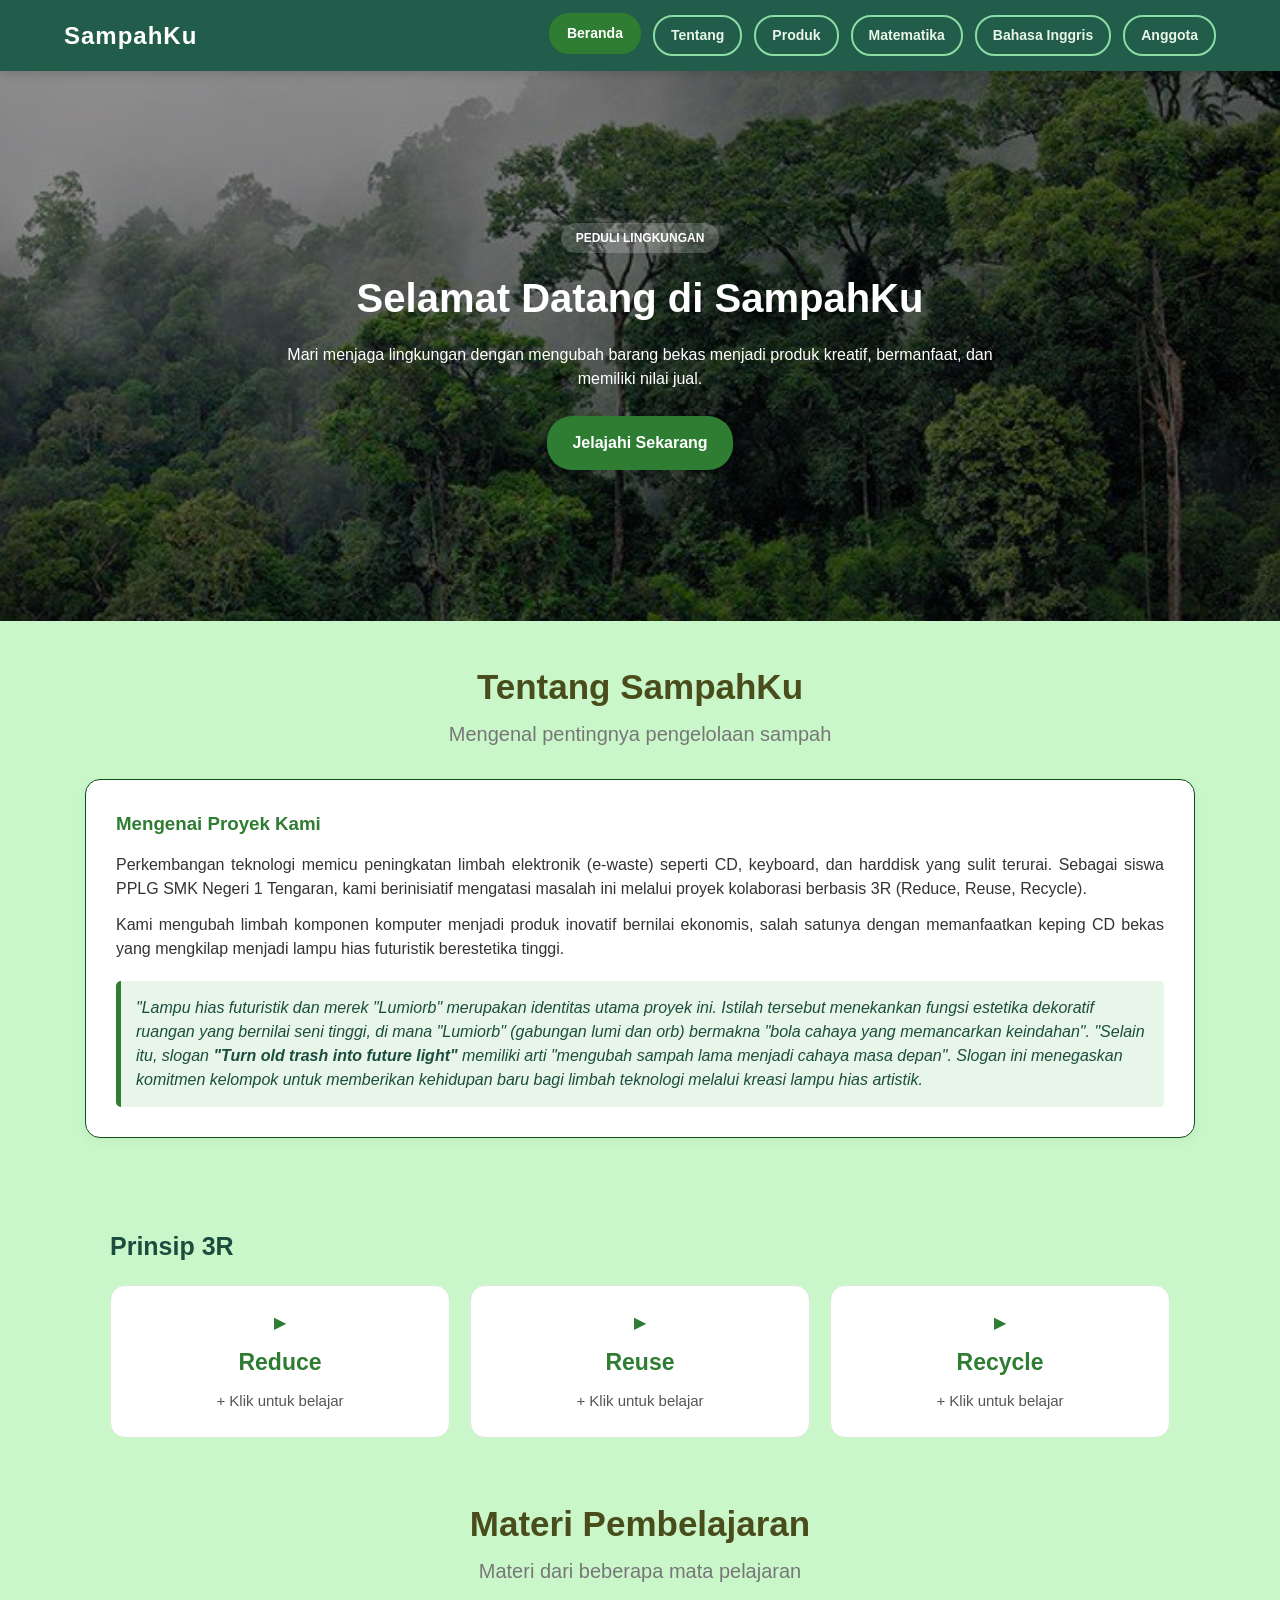
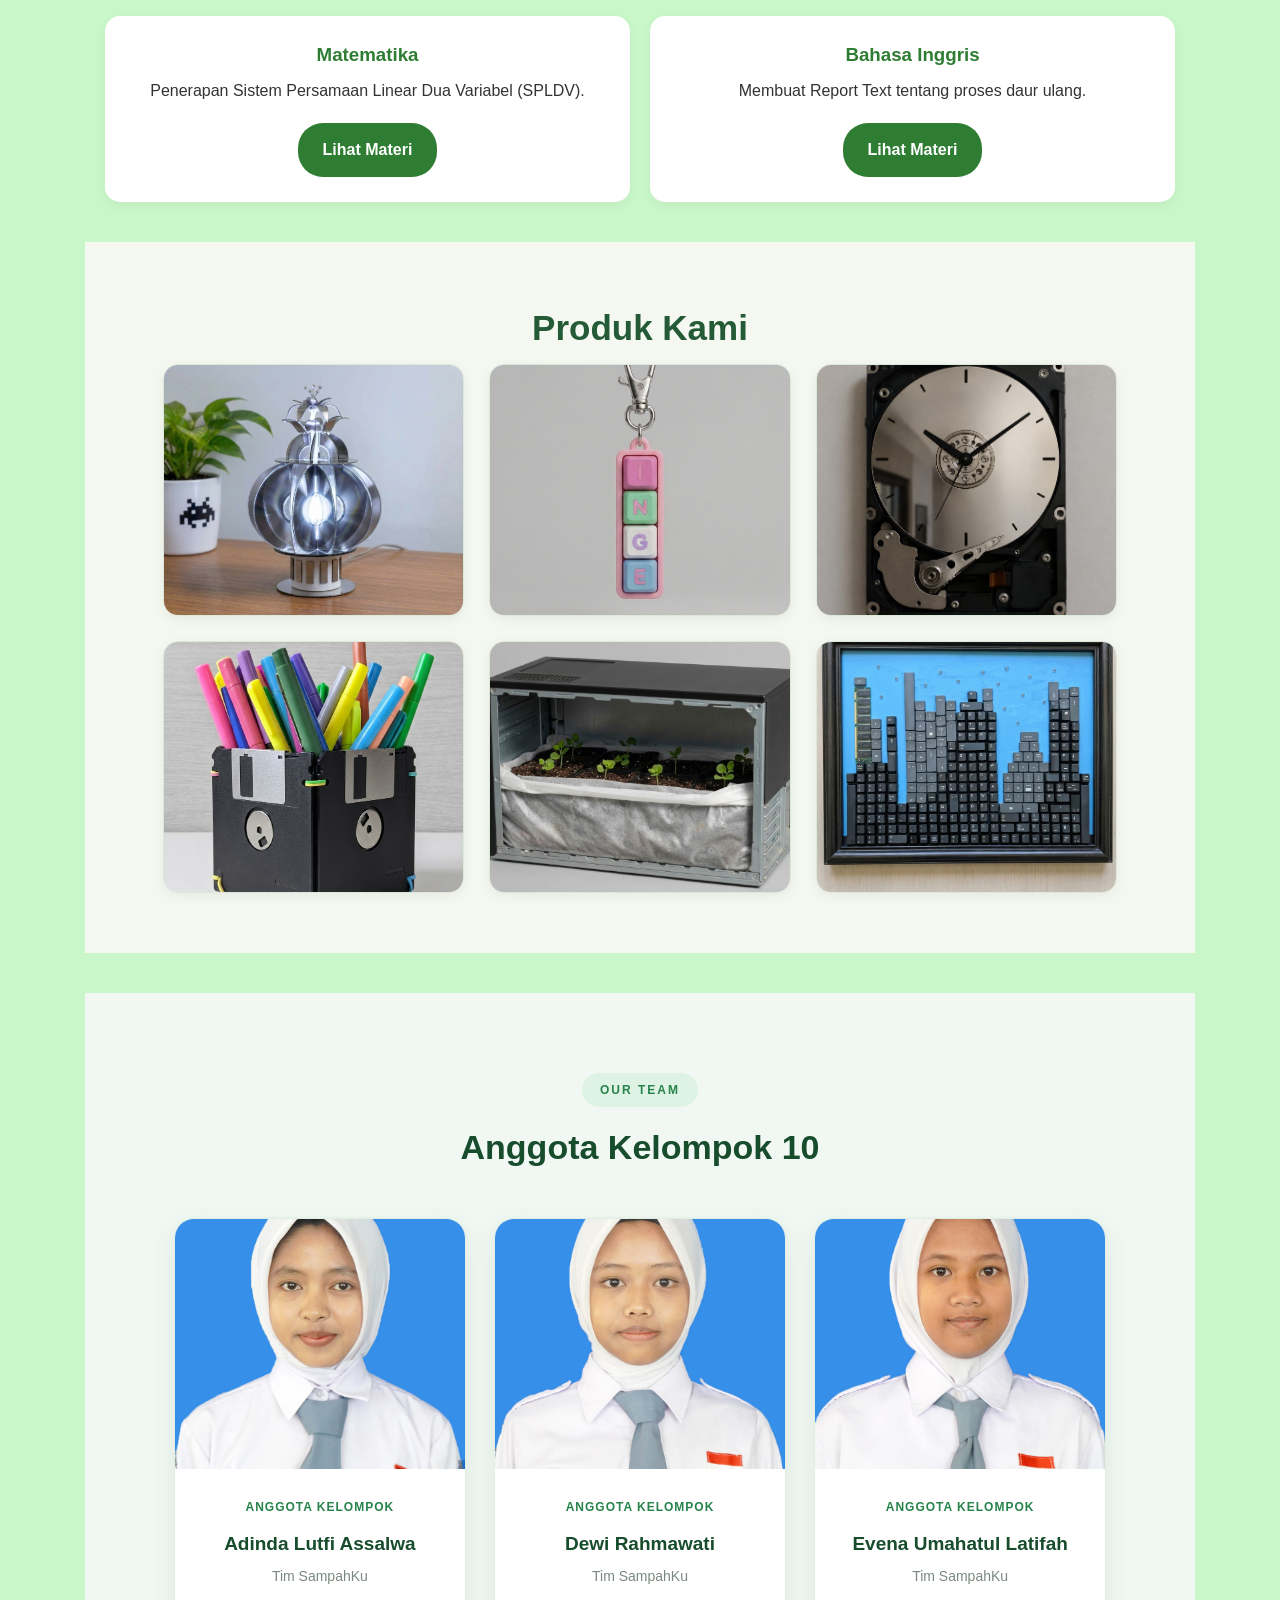
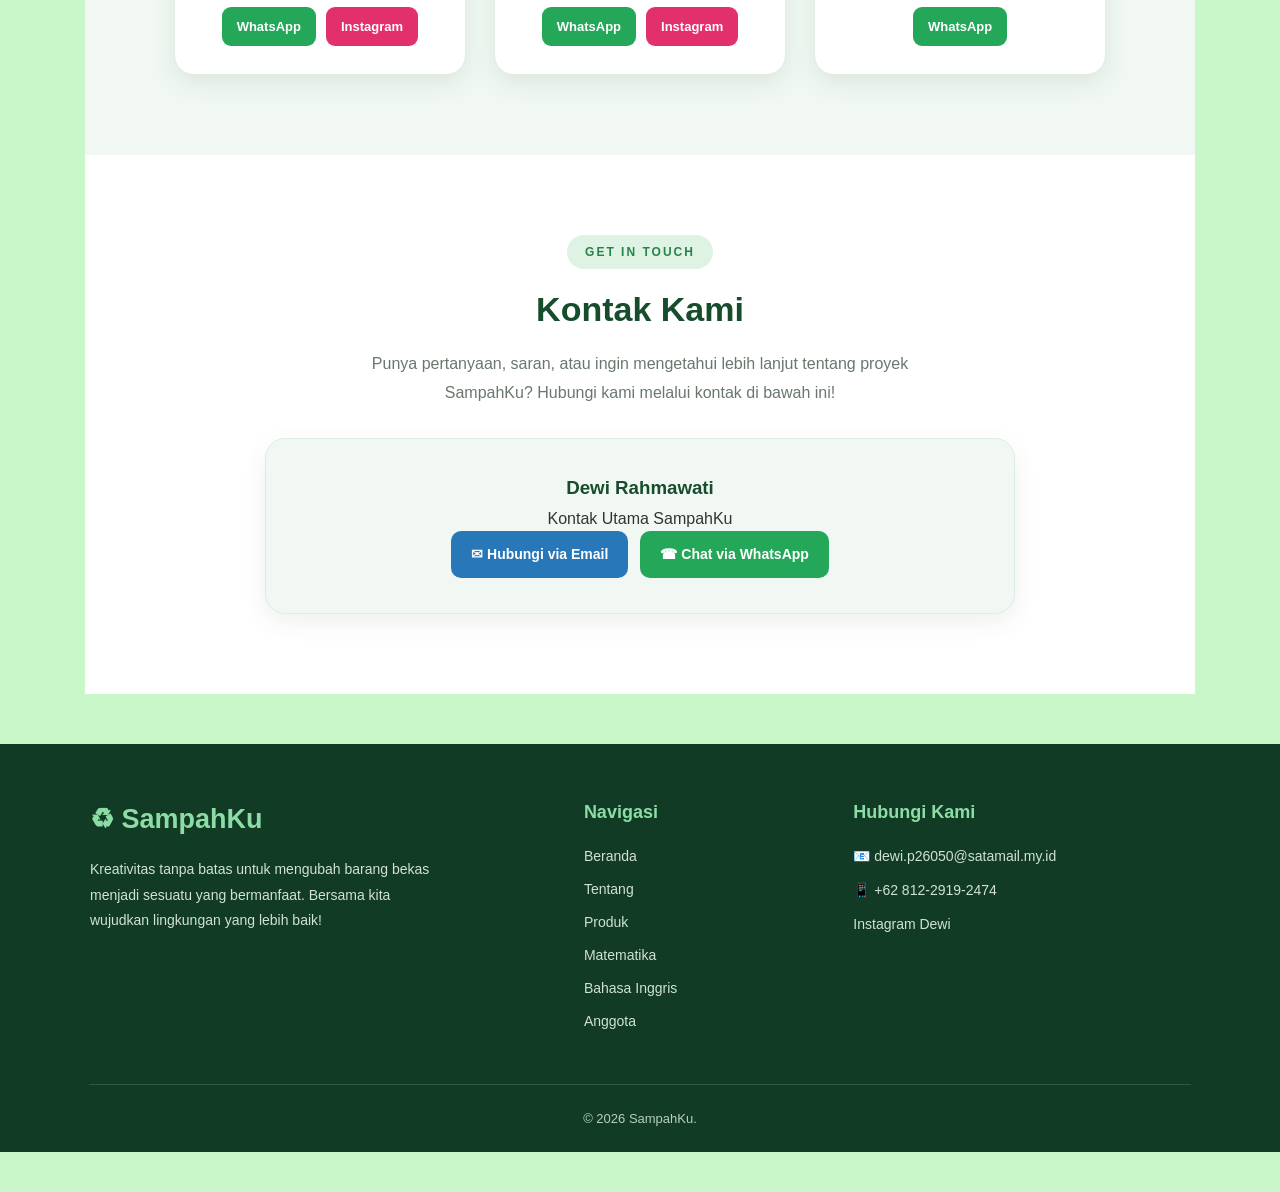
<file: index.html>
<!DOCTYPE html>
<html lang="id">
<head>
    <meta charset="UTF-8">
    <meta name="viewport" content="width=device-width, initial-scale=1.0">
    <title>SampahKu - Daur Ulang Kreatif</title>
    <link rel="stylesheet" href="style.css">
</head>
<body>

    <header class="header">
        <h1>SampahKu</h1>
        <p>Ubah Sampah Menjadi Karya Bernilai</p>
    </header>
    
    <nav>
    <a href="index.html" class="logo">SampahKu</a>
    
    <ul class="nav-menu">
        <li><a href="index.html" class="active">Beranda</a></li>
        <li><a href="index.html#tentang">Tentang</a></li>
        <li><a href="index.html#produk">Produk</a></li>
        <li><a href="mtk.html">Matematika</a></li>
        <li><a href="bing.html">Bahasa Inggris</a></li>
        <li><a href="index.html#anggota">Anggota</a></li>
    </ul>
</nav>

    <section class="hero" id="beranda">
        <div class="hero-content">
            <span class="hero-badge">PEDULI LINGKUNGAN</span>

            <h2>Selamat Datang di SampahKu</h2>

            <p>
                Mari menjaga lingkungan dengan mengubah barang
                bekas menjadi produk kreatif, bermanfaat,
                dan memiliki nilai jual.
            </p>

            <a href="#tentang" class="btn">Jelajahi Sekarang</a>
        </div>
    </section>

    <section class="section" id="tentang">

        <h2 class="section-title">Tentang SampahKu</h2>

        <p class="section-subtitle">
            Mengenal pentingnya pengelolaan sampah
        </p>

        <div class="about-box">
            <h3>Mengenai Proyek Kami</h3>

            <p>
               Perkembangan teknologi memicu peningkatan limbah elektronik (e-waste) seperti CD, keyboard, dan harddisk yang sulit terurai. Sebagai siswa PPLG SMK Negeri 1 Tengaran, kami berinisiatif mengatasi masalah ini melalui proyek kolaborasi berbasis 3R (Reduce, Reuse, Recycle).
            </p>

            <p>
                Kami mengubah limbah komponen komputer menjadi produk inovatif bernilai ekonomis, salah satunya dengan memanfaatkan keping CD bekas yang mengkilap menjadi lampu hias futuristik berestetika tinggi.
            </p>

            <blockquote>
               "Lampu hias futuristik dan merek "Lumiorb" merupakan identitas utama proyek ini. Istilah tersebut menekankan fungsi estetika dekoratif ruangan yang bernilai seni tinggi, di mana "Lumiorb" (gabungan lumi dan orb) bermakna "bola cahaya yang memancarkan keindahan".
               
               "Selain itu, slogan <b>"Turn old trash into future light"</b> memiliki arti "mengubah sampah lama menjadi cahaya masa depan". Slogan ini menegaskan komitmen kelompok untuk memberikan kehidupan baru bagi limbah teknologi melalui kreasi lampu hias artistik.
            </blockquote>
        </div>

        
<section class="principle" id="prinsip-3r">

    <h3 class="sub-title">Prinsip 3R</h3>

    <div class="principle-grid">

        <details class="principle-card">

            <summary>
                <span class="click-icon">▶</span>
                <h3>Reduce</h3>
                <p>+ Klik untuk belajar</p>
            </summary>

            <div class="principle-content">

                <h4>Penjelasan teoretis</h4>
                <p>
                    Mengurangi penggunaan barang sekali pakai
                    atau barang yang berpotensi menjadi limbah
                    sejak awal.
                </p>

                <h4>Penerapan dalam proyek</h4>
                <p>
                    Membatasi pembelian wadah atau kap lampu
                    baru dari fabrikasi industri.
                </p>

            </div>

        </details>


        <details class="principle-card">

            <summary>
                <span class="click-icon">▶</span>
                <h3>Reuse</h3>
                <p>+ Klik untuk belajar</p>
            </summary>

            <div class="principle-content">

                <h4>Penjelasan teoretis</h4>
                <p>
                    Menggunakan kembali barang bekas yang
                    masih dapat dimanfaatkan tanpa melalui
                    proses pengolahan yang rumit.
                </p>

                <h4>Penerapan dalam proyek</h4>
                <p>
                    Memanfaatkan kembali barang bekas seperti
                    botol, kardus, kaleng, dan barang lainnya
                    menjadi produk yang berguna.
                </p>

            </div>

        </details>


        <details class="principle-card">

            <summary>
                <span class="click-icon">▶</span>
                <h3>Recycle</h3>
                <p>+ Klik untuk belajar</p>
            </summary>

            <div class="principle-content">

                <h4>Penjelasan teoretis</h4>
                <p>
                    Mendaur ulang sampah menjadi barang baru
                    yang memiliki nilai guna dan nilai ekonomi.
                </p>

                <h4>Penerapan dalam proyek</h4>
                <p>
                    Mengolah CD bekas menjadi lampu hias,
                    motherboard menjadi jam dinding,
                    dan bahan bekas lainnya menjadi produk kreatif.
                </p>

            </div>

        </details>

    </div>

</section>

    <section class="section" id="materi">

        <h2 class="section-title">Materi Pembelajaran</h2>

        <p class="section-subtitle">
            Materi dari beberapa mata pelajaran
        </p>

        <div class="subject-grid">

            <div class="subject-card">
                <h3>Matematika</h3>
                <p>
                    Penerapan Sistem Persamaan Linear
                    Dua Variabel (SPLDV).
                </p>
                <a href="mtk.html" class="btn">Lihat Materi</a>
            </div>

            <div class="subject-card">
                <h3>Bahasa Inggris</h3>
                <p>
                    Membuat Report Text tentang
                    proses daur ulang.
                </p>
                <a href="bing.html" class="btn">Lihat Materi</a>
            </div>

        </div>
    </section>

    
<section class="section" id="produk">

    <h2 class="section-title">Produk Kami</h2>

    <div class="product-grid">

        <div class="product-item">
            <details class="product-detail">

                <summary class="product-summary">
                    <img src="images/Lampu Hias Futuristik.jpg"
                         alt="Lampu Hias Futuristik Lumiorb"
                         height="200"
                         width="120"
                         title="logo utama"
                         loading="lazy">
                </summary>

                <div class="product-content">

                    <h3>1. Lampu Hias Futuristik Lumiorb</h3>

                    <h4>Ulasan Produk</h4>
                    <p>
                        Lampu hias futuristik "Lumiorb" merupakan inovasi
                        pemanfaatan limbah keping Compact Disc (CD) dan
                        komponen perangkat keras elektronik yang diolah
                        kembali dengan menerapkan prinsip 3R
                        (Reduce, Reuse, Recycle) dan metode upcycling.
                        Dengan memanfaatkan karakteristik optik keping CD
                        yang bertindak sebagai kisi difraksi, produk ini
                        mampu membiaskan cahaya LED menjadi spektrum warna
                        pelangi yang estetis. Tidak hanya berfungsi sebagai
                        lampu dekorasi ruangan atau meja belajar yang
                        bernuansa modern, produk ini juga memiliki nilai
                        ekonomis tinggi serta menjadi solusi kreatif dalam
                        mengurangi volume limbah anorganik di lingkungan
                        masyarakat.
                    </p>

                    <h4>Alat yang Digunakan</h4>
                    <ul>
                        <li>Gunting atau cutter tajam.</li>
                        <li>Pistol lem tembak (glue gun).</li>
                        <li>Penggaris dan spidol.</li>
                    </ul>

                    <h4>Bahan yang Digunakan</h4>
                    <ul>
                        <li>Keping CD bekas sebanyak 12 keping.</li>
                        <li>Lampu LED tumblr USB 5V, panjang 2 meter (1 set).</li>
                        <li>Isi lem tembak (3 batang).</li>
                    </ul>

                    <h4>Langkah-Langkah Kerja Pembuatan</h4>
                    <ol>
                        <li>
                            <b>Tahap persiapan:</b>
                            Membersihkan 8 keping CD bekas dari debu
                            dan kotoran, kemudian mengeringkannya.
                        </li>
                        <li>
                            <b>Tahap pemotongan CD:</b>
                            Membuat pola geometris pada CD dan menyiapkan
                            potongan mozaik berbentuk persegi serta segitiga.
                        </li>
                        <li>
                            <b>Tahap penyusunan cangkang:</b>
                            Menyusun potongan CD mengelilingi cetakan
                            hingga membentuk cangkang geometris dengan
                            celah untuk pencahayaan.
                        </li>
                        <li>
                            <b>Tahap perakitan lampu dan dudukan:</b>
                            Menyiapkan alas dari kardus bekas, memasukkan
                            lampu LED ke dalam cangkang, kemudian
                            menyatukannya dengan dudukan.
                        </li>
                        <li>
                            <b>Tahap pengujian:</b>
                            Memeriksa fungsi lampu menggunakan sumber
                            daya USB yang sesuai.
                        </li>
                    </ol>

                    <h4>Estimasi Biaya dan Analisis Keuntungan</h4>

                    <h5>Rincian Biaya Alat</h5>
                    <p>Total biaya alat: tidak ada.</p>

                    <h5>Rincian Biaya Bahan</h5>
                    <ul>
                        <li>CD bekas 12 keping: Rp30.000.</li>
                        <li>Lampu LED tumblr USB 5V: Rp10.000.</li>
                        <li>Isi lem tembak 2 batang: Rp4.000.</li>
                    </ul>
                    <p><b>Total biaya bahan: Rp44.000.</b></p>

                    <h5>C. Penentuan Harga Jual</h5>
                    <p>Harga jual yang ditetapkan: Rp60.000/unit.</p>

                    <h5>D. Perhitungan Laba Usaha</h5>
                    <p>
                        Laba = Harga jual - Biaya bahan.
                    </p>
                    <p>
                        Berdasarkan harga jual Rp60.000:
                        Rp60.000 - Rp44.000 =
                        <b>Rp16.000/unit.</b>
                    </p>
                </div>
            </details>
        </div>


        <div class="product-item">
            <details class="product-detail">

                <summary class="product-summary">
                    <img src="images/gantungan kunci dari keycap keyboard bekas.jpg"
                         alt="Gantungan Kunci dari Keycap Keyboard Bekas"
                         height="200"
                         width="120"
                         title="logo utama"
                         loading="lazy">
                </summary>

                <div class="product-content">

                    <h3>Gantungan Kunci dari Keycap Keyboard Bekas</h3>

                    <h4>Ulasan Produk</h4>
                    <p>
                        Gantungan kunci dari keycap keyboard bekas merupakan
                        hasil kreasi daur ulang kreatif yang mengubah
                        tombol-tombol papan ketik komputer mekanik yang
                        sudah tidak terpakai menjadi sebuah aksesori
                        personal yang unik. Melalui teknik pembersihan,
                        pengeboran presisi, dan pelapisan akhir (finishing)
                        cat pelindung, komponen plastik sisa perangkat
                        keras ini disulap menjadi produk cendera mata
                        bertema teknologi modern. Selain memiliki daya
                        tarik visual yang khas bagi kalangan muda, produk
                        ini membuktikan bahwa limbah elektronik kecil pun
                        dapat diubah menjadi barang bernilai jual tinggi.
                    </p>

                    <h4>Materi</h4>
                    <ul>
                        <li>
                            Teknik bongkar-pasang hardware: memahami
                            struktur penguncian tombol (keycap) pada
                            keyboard mekanik maupun membran.
                        </li>
                        <li>
                            Prinsip reuse dan upcycling: memanfaatkan
                            keycap plastik yang masih utuh menjadi
                            aksesori gantungan kunci unik bertema teknologi.
                        </li>
                        <li>
                            Pengeboran plastik dan finishing: memahami
                            proses pembuatan lubang serta pelapisan
                            permukaan plastik agar lebih rapi.
                        </li>
                    </ul>

                    <h4>Alat yang Digunakan</h4>
                    <ul>
                        <li>Obeng pipih kecil.</li>
                        <li>Bor mini atau solder panas.</li>
                        <li>Amplas halus.</li>
                    </ul>

                    <h4>Bahan yang Digunakan</h4>
                    <ul>
                        <li>Keycap bekas.</li>
                        <li>Ring gantungan kunci dan rantai (10 pcs).</li>
                        <li>Lem tembak.</li>
                        <li>Cat semprot bening (clear).</li>
                    </ul>

                    <h4>Langkah-Langkah Kerja</h4>
                    <ol>
                        <li>
                            Melepaskan keycap dari keyboard bekas.
                        </li>
                        <li>
                            Membersihkan keycap.
                        </li>
                        <li>
                            Menyiapkan lubang untuk pemasangan ring
                            gantungan kunci.
                        </li>
                        <li>
                            Menghaluskan bagian tepi lubang agar
                            hasilnya lebih rapi.
                        </li>
                        <li>
                            Memasang ring gantungan kunci menggunakan
                            tang.
                        </li>
                        <li>
                            Melakukan finishing menggunakan cat bening
                            agar permukaan terlihat mengkilap.
                        </li>
                    </ol>

                    <h4>Estimasi Biaya (10 Pcs)</h4>

                    <h5>A. Biaya Alat</h5>
                    <p>Rp0.</p>

                    <h5>B. Biaya Bahan</h5>
                    <p>
                        Total biaya bahan untuk 10 pcs:
                        <b>Rp30.000.</b>
                    </p>
                    <p>Modal per pcs: Rp3.000.</p>

                    <h5>C. Harga Jual</h5>
                    <p>Rp10.000/pcs.</p>

                    <h5>D. Laba Usaha</h5>
                    <p>
                        Rp10.000 - Rp3.000 =
                        <b>Rp7.000/pcs.</b>
                    </p>
                    <p>Total laba 10 pcs:
                        <b>Rp70.000.</b>
                    </p>

                </div>
            </details>
        </div>


        <div class="product-item">
            <details class="product-detail">

                <summary class="product-summary">
                    <img src="images/jam dinding estetik dari platter harddisk bekas.jpeg"
                         alt="Jam Dinding Estetik dari Platter Harddisk"
                         height="200"
                         width="120"
                         title="logo utama"
                         loading="lazy">
                </summary>

                <div class="product-content">

                    <h3>Jam Dinding Estetik dari Platter Harddisk Bekas</h3>

                    <h4>Ulasan Produk</h4>
                    <p>
                        Jam dinding estetik dari platter harddisk bekas
                        adalah wujud pemanfaatan piringan magnetik internal
                        dari komponen penyimpanan data komputer yang
                        memiliki tingkat reflektivitas tinggi menyerupai
                        cermin metalik. Dengan memadukan struktur logam
                        bawaan yang kokoh dan mesin jam dinding analog
                        modern, limbah perangkat keras ini bertransformasi
                        menjadi penunjuk waktu fungsional yang bernilai
                        seni tinggi. Produk ini menghadirkan kesan estetik
                        bergaya industrial sekaligus memperpanjang siklus
                        hidup material logam bernilai guna di lingkungan
                        perkantoran maupun rumah tangga.
                    </p>

                    <h4>Materi</h4>
                    <ul>
                        <li>
                            Pengenalan komponen HDD: memahami struktur
                            piringan magnetik (platter) pada harddisk
                            drive yang memiliki reflektivitas tinggi.
                        </li>
                        <li>
                            Elektronika dasar mesin jam: mempelajari
                            mekanisme penggerak mesin jam dinding analog
                            berbasis daya baterai DC 1,5 V.
                        </li>
                        <li>
                            Keseimbangan dan simetrisasi: memahami
                            penentuan titik pusat lingkaran untuk
                            penempatan jarum jam dan angka.
                        </li>
                    </ul>

                    <h4>Alat yang Digunakan</h4>
                    <ul>
                        <li>Obeng bintang Torx T6.</li>
                        <li>Tang.</li>
                        <li>Pistol lem tembak.</li>
                    </ul>

                    <h4>Bahan yang Digunakan</h4>
                    <ul>
                        <li>Platter HDD bekas (1 pcs).</li>
                        <li>Mesin jam dinding analog pendek.</li>
                        <li>Baterai AA (1 pcs).</li>
                        <li>Stiker penanda angka.</li>
                        <li>Lem tembak.</li>
                    </ul>

                    <h4>Langkah-Langkah Kerja</h4>
                    <ol>
                        <li>
                            Menyiapkan platter HDD bekas yang sudah
                            dilepaskan dari perangkat oleh teknisi.
                        </li>
                        <li>
                            Membersihkan permukaan platter menggunakan
                            kain mikrofiber halus.
                        </li>
                        <li>
                            Memasang poros mesin jam pada lubang
                            tengah platter.
                        </li>
                        <li>
                            Menempelkan stiker angka penanda waktu
                            (12, 3, 6, dan 9) secara simetris.
                        </li>
                        <li>
                            Memasang jarum jam, menit, dan detik
                            sesuai urutannya.
                        </li>
                        <li>
                            Memasang baterai AA dan menguji fungsi jam.
                        </li>
                        <li>
                            Memasang gantungan pada bagian belakang
                            mesin jam.
                        </li>
                    </ol>

                    <h4>Estimasi Biaya (1 Unit Jam)</h4>

                    <h5>Biaya Alat</h5>
                    <p>Rp15.000 (pembelian obeng bintang T6).</p>

                    <h5>Biaya Bahan</h5>
                    <p><b>Rp24.000/unit.</b></p>

                    <h5>Harga Jual</h5>
                    <p>Rp65.000/unit.</p>

                    <h5>Laba Usaha</h5>
                    <p>
                        Rp65.000 - Rp24.000 =
                        <b>Rp41.000/unit.</b>
                    </p>
                </div>
            </details>
        </div>


        <div class="product-item">
            <details class="product-detail">

                <summary class="product-summary">
                    <img src="images/tempat pensil organiser dari disket (floppy disk) bekas.jpg"
                         alt="Tempat Pensil dari Disket Bekas"
                         height="200"
                         width="120"
                         title="logo utama"
                         loading="lazy">
                </summary>

                <div class="product-content">

                    <h3>Tempat Pensil Organizer dari Disket Bekas</h3>

                    <h4>Ulasan Produk</h4>
                    <p>
                        Tempat pensil organizer dari disket (floppy disk)
                        bekas merupakan bentuk penerapan prinsip reuse
                        dan perakitan bangun ruang sederhana yang
                        memanfaatkan media penyimpanan data digital
                        masa lampau. Dengan menyatukan beberapa keping
                        disket berukuran 3,5 inci menggunakan struktur
                        kubus terbuka yang diperkuat perekat termoplastik,
                        limbah retro ini berubah menjadi wadah alat tulis
                        meja yang kokoh dan fungsional. Produk ini tidak
                        hanya menawarkan solusi penyimpanan yang rapi,
                        tetapi juga menghadirkan sentuhan estetika
                        bergaya vintage-tech yang unik.
                    </p>

                    <h4>Materi</h4>
                    <ul>
                        <li>
                            Teknik merakit bangun ruang kubus:
                            menggabungkan 5 bidang datar berbentuk
                            persegi menjadi struktur tiga dimensi.
                        </li>
                        <li>
                            Struktur kekuatan sambungan: memahami
                            penguatan sudut bidang menggunakan
                            perekat termoplastik.
                        </li>
                        <li>
                            Pemanfaatan retro hardware: mengubah
                            floppy disk bekas menjadi perlengkapan
                            meja belajar bernilai seni retro.
                        </li>
                    </ul>

                    <h4>Alat yang Digunakan</h4>
                    <ul>
                        <li>Pistol lem tembak.</li>
                        <li>Cutter.</li>
                    </ul>

                    <h4>Bahan yang Digunakan</h4>
                    <ul>
                        <li>Disket bekas (5 keping).</li>
                        <li>Batang lem tembak (1 pcs).</li>
                    </ul>

                    <h4>Langkah-Langkah Kerja</h4>
                    <ol>
                        <li>
                            Menyiapkan 5 keping disket bekas berukuran
                            sama dan membersihkannya dari debu.
                        </li>
                        <li>
                            Memposisikan 1 disket secara mendatar
                            sebagai alas tempat pensil.
                        </li>
                        <li>
                            Menyatukan 4 disket lainnya secara tegak
                            mengelilingi alas hingga membentuk wadah
                            kotak tanpa tutup.
                        </li>
                        <li>
                            Memperkuat bagian sudut-sudut dalam
                            agar struktur lebih kokoh.
                        </li>
                        <li>
                            Merapikan sisa perekat. Tempat pensil
                            siap digunakan.
                        </li>
                    </ol>

                    <h4>Estimasi Biaya (1 Unit)</h4>

                    <h5>Biaya Alat</h5>
                    <p>Rp0.</p>

                    <h5>Biaya Bahan</h5>
                    <p><b>Rp2.000/unit.</b></p>

                    <h5>Harga Jual</h5>
                    <p>Rp18.000/unit.</p>

                    <h5>Laba Usaha</h5>
                    <p>
                        Rp18.000 - Rp2.000 =
                        <b>Rp16.000/unit.</b>
                    </p>
                </div>
            </details>
        </div>


        <div class="product-item">
            <details class="product-detail">

                <summary class="product-summary">
                    <img src="images/tempat kompos tanaman dari casing pc bekas.jpg"
                         alt="Komposter Tanaman dari Casing PC Bekas"
                          height="200"
                         width="120"
                         title="logo utama"
                         loading="lazy">
                </summary>

                <div class="product-content">

                    <h3>Tempat Kompos Tanaman dari Casing PC Bekas</h3>

                    <h4>Ulasan Produk</h4>
                    <p>
                        Komposter tanaman organik dari casing PC bekas
                        adalah inovasi ramah lingkungan yang mengonversi
                        cangkang logam pelindung komputer menjadi wadah
                        pengolahan sampah organik dan media tanam produktif.
                        Dengan menambahkan sistem sirkulasi udara (aerasi),
                        lubang drainase air, serta lapisan cat anti-karat,
                        rangka besi CPU yang tadinya terbengkalai kini
                        beralih fungsi menjadi sarana edukasi pertanian
                        perkotaan (urban farming). Inovasi ini memberikan
                        solusi nyata dalam mengelola sampah rumah tangga
                        sekaligus mendukung gerakan pelestarian lingkungan
                        hidup.
                    </p>

                    <h4>Materi</h4>
                    <ul>
                        <li>
                            Pengelolaan limbah organik: memanfaatkan
                            wadah komposter untuk mengubah limbah daun
                            dan sampah dapur menjadi pupuk kompos alami.
                        </li>
                        <li>
                            Teknik pengecatan logam anti-karat:
                            memahami fungsi lapisan pelindung logam
                            dari kelembapan dan korosi.
                        </li>
                        <li>
                            Prinsip aerobik kompos: memahami pentingnya
                            lubang sirkulasi udara (aerasi) dan drainase
                            air pada komposter.
                        </li>
                    </ul>

                    <h4>Alat yang Digunakan</h4>
                    <ul>
                        <li>Mesin bor dan gerinda.</li>
                        <li>Obeng set.</li>
                        <li>Kuas.</li>
                        <li>Sarung tangan.</li>
                    </ul>

                    <h4>Bahan yang Digunakan</h4>
                    <ul>
                        <li>Casing CPU bekas utuh.</li>
                        <li>Cat anti-karat atau pilox (1 kaleng).</li>
                        <li>Engsel pintu kecil (1 set).</li>
                    </ul>

                    <h4>Langkah-Langkah Kerja</h4>
                    <ol>
                        <li>
                            Menyiapkan casing PC bekas yang sudah
                            dikosongkan dari komponen elektronik
                            oleh teknisi.
                        </li>
                        <li>
                            Membersihkan cangkang casing dan memastikan
                            bagian tepinya aman serta tidak tajam.
                        </li>
                        <li>
                            Menyiapkan sistem drainase dan aerasi
                            pada wadah.
                        </li>
                        <li>
                            Melapisi permukaan casing menggunakan
                            cat anti-karat dan mengeringkannya
                            di tempat yang memiliki ventilasi baik.
                        </li>
                        <li>
                            Memasang engsel pada bagian penutup
                            agar dapat dibuka dan ditutup.
                        </li>
                        <li>
                            Menggunakan wadah untuk menampung
                            sampah organik dan media kompos.
                        </li>
                    </ol>

                    <h4>Estimasi Biaya (1 Unit Komposter)</h4>

                    <h5>Biaya Alat</h5>
                    <p>Rp5.000.</p>

                    <h5>Biaya Bahan</h5>
                    <p><b>Rp40.000/unit.</b></p>

                    <h5>Harga Jual</h5>
                    <p>Rp100.000/unit.</p>

                    <h5>Laba Usaha</h5>
                    <p>
                        Rp100.000 - Rp40.000 =
                        <b>Rp60.000/unit.</b>
                    </p>
                </div>
            </details>
        </div>


        <div class="product-item">
            <details class="product-detail">

                <summary class="product-summary">
                    <img src="images/hiasan dinding mozaik dari keycap keyboard bekas.jpg"
                         alt="Hiasan Dinding Mozaik dari Keycap Keyboard Bekas">
                </summary>

                <div class="product-content">

                    <h3>Hiasan Dinding Mozaik dari Keycap Keyboard Bekas</h3>

                    <h4>Ulasan Produk</h4>
                    <p>
                        Hiasan dinding mozaik dari keycap keyboard bekas
                        merupakan karya seni dekoratif yang menerapkan
                        teknik penyusunan piksel (pixel art) menggunakan
                        aneka ragam warna tombol papan ketik komputer.
                        Melalui perencanaan pola tata letak yang cermat
                        di atas media papan, tombol-tombol sisa perangkat
                        keras komputer dirangkai secara teliti membentuk
                        visual logo atau tulisan yang artistik. Produk
                        ini tidak hanya menampilkan keindahan seni mozaik
                        kontemporer, tetapi juga menjadi sarana kampanye
                        pelestarian lingkungan melalui medium seni rupa
                        berbasis daur ulang limbah teknologi.
                    </p>

                    <h4>Materi</h4>
                    <ul>
                        <li>
                            Seni mozaik dan kolase: teknik menyusun
                            potongan-potongan kecil elemen warna menjadi
                            satu kesatuan gambar atau pola dekoratif.
                        </li>
                        <li>
                            Desain grafis piksel (pixel art): mengadopsi
                            prinsip tampilan resolusi piksel komputer
                            pada penyusunan tombol keycap.
                        </li>
                        <li>
                            Manajemen tata letak (layouting): merencanakan
                            pola huruf atau logo pada bidang triplek
                            sebelum proses perekatan.
                        </li>
                    </ul>

                    <h4>Alat yang Digunakan</h4>
                    <ul>
                        <li>Pistol lem tembak.</li>
                        <li>Gunting.</li>
                        <li>Penggaris.</li>
                    </ul>

                    <h4>Bahan yang Digunakan</h4>
                    <ul>
                        <li>Tombol keycap bekas beraneka warna.</li>
                        <li>Papan triplek tebal.</li>
                        <li>Lem kayu atau isi lem tembak.</li>
                        <li>Bingkai kayu bekas.</li>
                    </ul>

                    <h4>Langkah-Langkah Kerja</h4>
                    <ol>
                        <li>
                            Menyiapkan papan triplek dan membersihkan
                            permukaannya.
                        </li>
                        <li>
                            Membuat sketsa pola tulisan, seperti
                            "RPL", "PPLG", atau gambar logo.
                        </li>
                        <li>
                            Mengelompokkan keycap bekas berdasarkan
                            warna penutupnya.
                        </li>
                        <li>
                            Menyusun keycap di atas papan triplek
                            sesuai pola yang telah dirancang.
                        </li>
                        <li>
                            Merekatkan keycap satu per satu hingga
                            seluruh pola tertutup.
                        </li>
                        <li>
                            Memasang bingkai kayu pada tepi papan
                            serta menambahkan tali atau gantungan
                            pada bagian belakang.
                        </li>
                    </ol>

                    <h4>Estimasi Biaya (1 Unit Hiasan Mozaik)</h4>

                    <h5>Biaya Alat</h5>
                    <p>Rp0.</p>

                    <h5>Biaya Bahan</h5>
                    <p><b>Rp15.000/unit.</b></p>

                    <h5>Harga Jual</h5>
                    <p>Rp45.000/unit.</p>

                    <h5>Laba Usaha</h5>
                    <p>
                        Rp45.000 - Rp15.000 =
                        <b>Rp30.000/unit.</b>
                    </p>
                </div>
            </details>
        </div>

    </div>
</section>


<section id="anggota" class="team-section">

    <div class="team-heading">
        <span class="section-tag">OUR TEAM</span>
        <h2>Anggota Kelompok 10</h2>
    </div>

    <div class="team-container">

        <div class="team-card">
            <div class="team-photo">
                <img src="images/Foto Formal SMK Dinda.jpeg"
                     alt="Foto Adinda Lutfi Assalwa">
            </div>

            <div class="team-info">
                <span class="team-role">Anggota Kelompok</span>
                <h3>Adinda Lutfi Assalwa</h3>
                <p>Tim SampahKu</p>

                <div class="team-social">
                    <a href="https://wa.me/62895405296991"
                       target="_blank" rel="noopener"
                       class="social-btn whatsapp">
                        WhatsApp
                    </a>

                    <a href="https://www.instagram.com/fii.a8/"
                       target="_blank" rel="noopener"
                       class="social-btn instagram">
                        Instagram
                    </a>
                </div>
            </div>
        </div>

        <div class="team-card">
            <div class="team-photo">
                <img src="images/foto Formal SMK Dewi.jpeg"
                     alt="Foto Dewi Rahmawati">
            </div>

            <div class="team-info">
                <span class="team-role">Anggota Kelompok</span>
                <h3>Dewi Rahmawati</h3>
                <p>Tim SampahKu</p>

                <div class="team-social">
                    <a href="https://wa.me/6281229192474"
                       target="_blank" rel="noopener"
                       class="social-btn whatsapp">
                        WhatsApp
                    </a>

                    <a href="https://www.instagram.com/dew.ii824/"
                       target="_blank" rel="noopener"
                       class="social-btn instagram">
                        Instagram
                    </a>
                </div>
            </div>
        </div>

        <div class="team-card">
            <div class="team-photo">
                <img src="images/Foto Formal SMK Evana.JPG"
                     alt="Foto Evena Umahatul Latifah">
            </div>

            <div class="team-info">
                <span class="team-role">Anggota Kelompok</span>
                <h3>Evena Umahatul Latifah</h3>
                <p>Tim SampahKu</p>

                <div class="team-social">
                    <a href="https://wa.me/6285169435037"
                       target="_blank" rel="noopener"
                       class="social-btn whatsapp">
                        WhatsApp
                    </a>
                </div>
            </div>
        </div>

    </div>
</section>

<section id="kontak" class="contact-section">

    <div class="contact-content">
        <span class="section-tag">GET IN TOUCH</span>

        <h2>Kontak Kami</h2>

        <p>
            Punya pertanyaan, saran, atau ingin mengetahui lebih
            lanjut tentang proyek SampahKu? Hubungi kami melalui
            kontak di bawah ini!
        </p>

        <div class="contact-card">

            <div class="contact-detail">
                <h3>Dewi Rahmawati</h3>
                <p>Kontak Utama SampahKu</p>
            </div>

            <div class="contact-links">
                <a href="mailto:dewi.p26050@satamail.my.id"
                   class="contact-btn email-btn">
                    ✉ Hubungi via Email
                </a>

                <a href="https://wa.me/6281229192474"
                   target="_blank" rel="noopener"
                   class="contact-btn wa-btn">
                    ☎ Chat via WhatsApp
                </a>
            </div>

        </div>
    </div>

</section>


<!-- FOOTER -->
<footer class="main-footer">

    <div class="footer-container">

        <div class="footer-about">
            <h2>♻ SampahKu</h2>
            <p>
                Kreativitas tanpa batas untuk mengubah barang
                bekas menjadi sesuatu yang bermanfaat.
                Bersama kita wujudkan lingkungan yang lebih baik!
            </p>
        </div>

        <div class="footer-navigation">
            <h3>Navigasi</h3>
            <a href="ipas.html">Beranda</a>
            <a href="ipas.html#tentang">Tentang</a>
            <a href="ipas.html#produk">Produk</a>
            <a href="mtk.html">Matematika</a>
            <a href="bing.html">Bahasa Inggris</a>
            <a href="#anggota">Anggota</a>
        </div>

        <div class="footer-contact">
            <h3>Hubungi Kami</h3>
            <p>📧 dewi.p26050@satamail.my.id</p>
            <p>📱 +62 812-2919-2474</p>

            <a href="https://www.instagram.com/dew.ii824/"
               target="_blank" rel="noopener">
                Instagram Dewi
            </a>
        </div>

    </div>

    <div class="footer-bottom">
        <p>
            © 2026 SampahKu.
        </p>
    </div>

</footer>
</body>
</html>
</file>
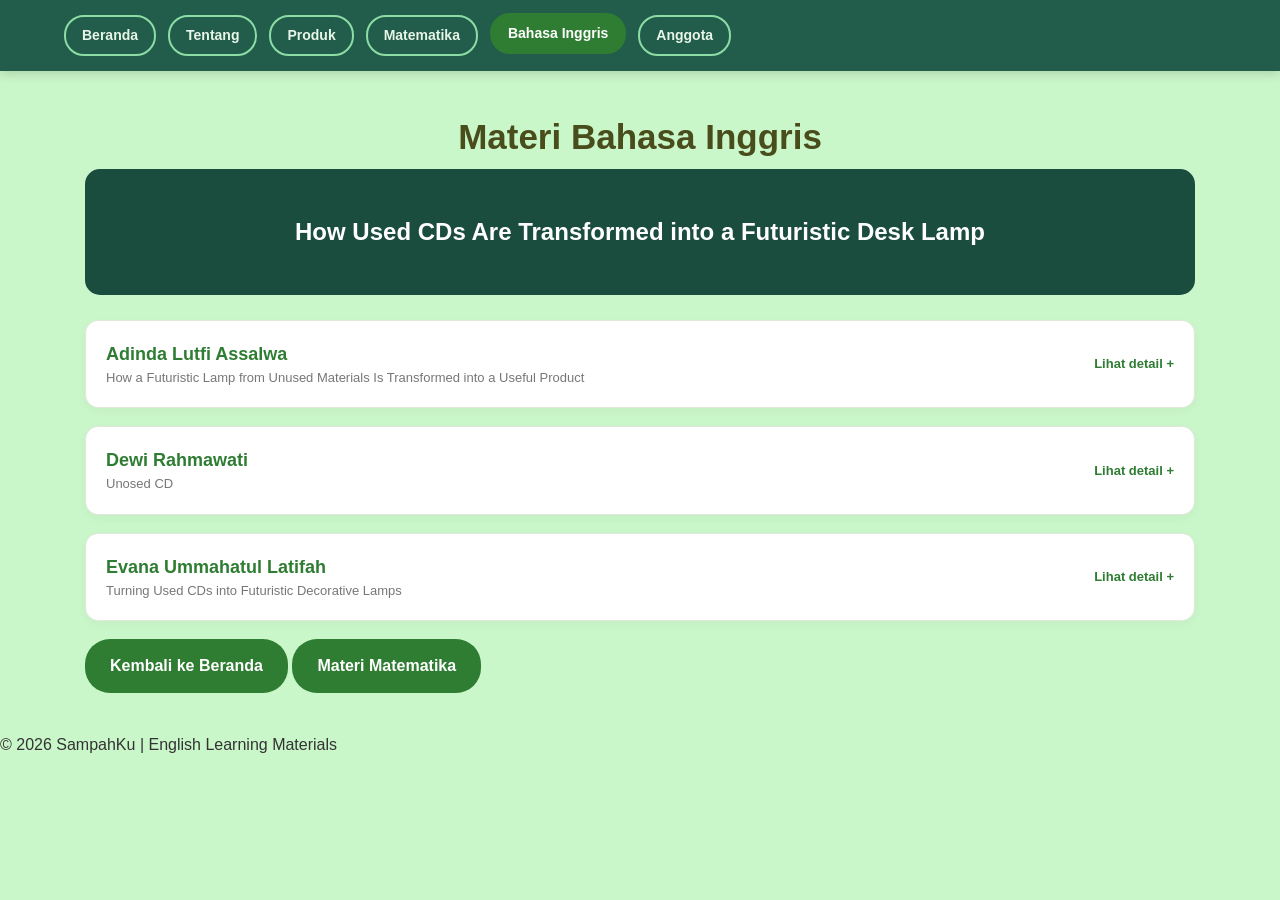
<file: bing.html>
<!DOCTYPE html>
<html lang="en">
<head>
    <meta charset="UTF-8">
    <meta name="viewport" content="width=device-width, initial-scale=1.0">
    <title>Materi Bahasa Inggris - SampahKu</title>
    <link rel="stylesheet" href="style.css">
</head>
<body>

    <header class="header">
        <h1>SampahKu</h1>
        <p>English Learning Materials</p>
    </header>

    <nav>
        <ul class="nav-menu">
            <li><a href="index.html">Beranda</a></li>
            <li><a href="index.html#tentang">Tentang</a></li>
            <li><a href="index.html#produk">Produk</a></li>
            <li><a href="mtk.html">Matematika</a></li>
            <li><a href="bing.html" class="active">Bahasa Inggris</a></li>
            <li><a href="index.html#anggota">Anggota</a></li>
        </ul>
    </nav>

    <main class="section">

        <h2 class="section-title">Materi Bahasa Inggris</h2>

        <div class="report-heading">


            <h2>
                How Used CDs Are Transformed
                into a Futuristic Desk Lamp
            </h2>

        </div>

        <div class="report-box">

            <details>

                <summary>
                    <div>
                        <h3>Adinda Lutfi Assalwa</h3>
                        <p> How a Futuristic Lamp from Unused Materials Is Transformed into a Useful Product</p>
                    </div>

                    <span class="open-text">Lihat detail</span>
                </summary>

                <div class="materi-content english-text">

                    <p>
                    Paragraph 1 – General Statement
                    Electronic waste is one of the environmental problems caused by the rapid development of technology. Old electronic components, which are often thrown away, can actually be turned into something useful and attractive. With a little creativity, these unused materials can be transformed into a futuristic lamp that is not only functional but also environmentally friendly.
                    </p>
                    <P>
                    Paragraph 2 – The Transformation Process
                    The transformation begins with collecting unused electronic components, such as old LED lights, circuit boards, and metal parts. The components are then cleaned, sorted, and assembled into a modern and stylish design. After that, the pieces are combined to create a futuristic lamp, as shown in the picture.
                    </P>
                    <P>
                    Paragraph 3 – The Benefits
                    This futuristic lamp offers many benefits. First, it helps reduce electronic waste, which is one of the biggest environmental problems today. Second, it is energy-efficient, as it uses LED technology. Third, the lamp has a unique and modern design, making it a creative addition to any space.
                    </P>
                    <P>
                    Paragraph 4 – The Conclusion
                    In conclusion, a futuristic lamp made from unused materials is a creative and meaningful innovation. It turns unused electronic components into something useful, supports a greener environment, and shows that small actions can make a big difference for our planet.
                    </p>

                </div>

            </details>

        </div>

        <div class="report-box">

            <details>

                <summary>
                    <div>
                        <h3>Dewi Rahmawati</h3>
                        <p>Unosed CD</p>
                    </div>

                    <span class="open-text">Lihat detail</span>
                </summary>

                <div class="materi-content english-text">

                    <p>
                        Paragraph 1 - General Statement
                        Electronic waste is one of the environmental problems caused by the rapid development of technology. Unused compact discs (CDs) are often discarded when they are no longer needed. However, these CDs contain materials that can still be reused. One creative way to manage this waste is by transforming old CDs into a futuristic desk lamp called "Lumiorb." This transformation shows how electronic waste can become a useful and valuable product.
                    </p>
                    <P>
                        Paragraph 2 - The Transformation Process
                        The transformation begins when unused CDs are cleaned to remove dust and dirt. The CDs are then carefully cut into small mosaic pieces, such as squares and triangles. At this stage, the original function of the optical discs changes completely. Instead of being used for storing digital data, they become decorative materials for a new product.
                    </P>
                    <P>
                        Paragraph 3 - The Formation of a New Product
                        The cut CD pieces are combined with a spherical mold to create a new object. Through the process of arranging and attaching, the shiny pieces form a decorative layer around the mold. The shiny side of the CDs creates a unique rainbow effect. Once the adhesive has dried, an LED light string is placed inside the shell and attached to a cardboard base to complete the product.
                    </P>
                    <P>
                        Paragraph 4 - The Result and Its Impact
                        As a result, old compact discs are transformed into a desk lamp that has both functional and aesthetic value. The product can be used to illuminate a desk while also serving as a futuristic decoration. This transformation reduces the amount of electronic waste and encourages the reuse of available materials. Therefore, recycling computer components into decorative products is one way to support a more sustainable environment.
                    </p>

                </div>

            </details>

        </div>

        <div class="report-box">

            <details>

                <summary>
                    <div>
                        <h3>Evana Ummahatul Latifah</h3>
                        <p> Turning Used CDs into Futuristic Decorative Lamps</p>
                    </div>

                    <span class="open-text">Lihat detail</span>
                </summary>

                <div class="materi-content english-text">

                    <p>
                    Paragraph 1 – General Statement
                    Nowadays, many people have unused CDs at home because digital technology has replaced traditional storage devices. As a result, old CDs are often left unused or thrown away. Instead of becoming waste, these CDs can be turned into something creative and useful. One interesting idea is to reuse them as materials for making futuristic decorative lamps. This project combines creativity, recycling, and modern design in one product.
                    </p>
                    <p>
                    Paragraph 2 – The Transformation Process
                    First, several used CDs are gathered and selected for the project. They are washed and dried to make sure their surfaces are clean. Next, the CDs are arranged according to the desired lamp design. Other materials, such as LED lights, wires, glue, and supporting frames, are also prepared. Each material has its own purpose in building the new lamp.
                    </p>
                    <p>
                    Paragraph 3 – The Formation of a New Product
                    After all materials are ready, the CDs are attached to the lamp frame in an attractive arrangement. LED lights are placed inside the structure to produce illumination. When the lights are turned on, the reflective surfaces of the CDs create beautiful glowing effects and colorful reflections. The combination of light and shiny materials gives the lamp a futuristic appearance. Finally, all parts are connected and secured to complete the product.
                    </p>
                    <p>
                    Paragraph 4 – The Result and Its Impact
                    The finished product is a unique decorative lamp made from recycled CDs. Besides providing light, it can make a room look more attractive with its modern appearance. This creative project also gives old CDs a second life instead of letting them become unnecessary waste. By reusing materials that are no longer needed, people can develop their creativity while helping reduce environmental pollution.
                    </p>

                </div>

            </details>

        </div>

        <div class="back-link">
            <a href="index.html" class="btn">Kembali ke Beranda</a>
            <a href="mtk.html" class="btn">Materi Matematika</a>
        </div>

    </main>

    <footer>
        <p>&copy; 2026 SampahKu | English Learning Materials</p>
    </footer>

</body>
</html>
</file>
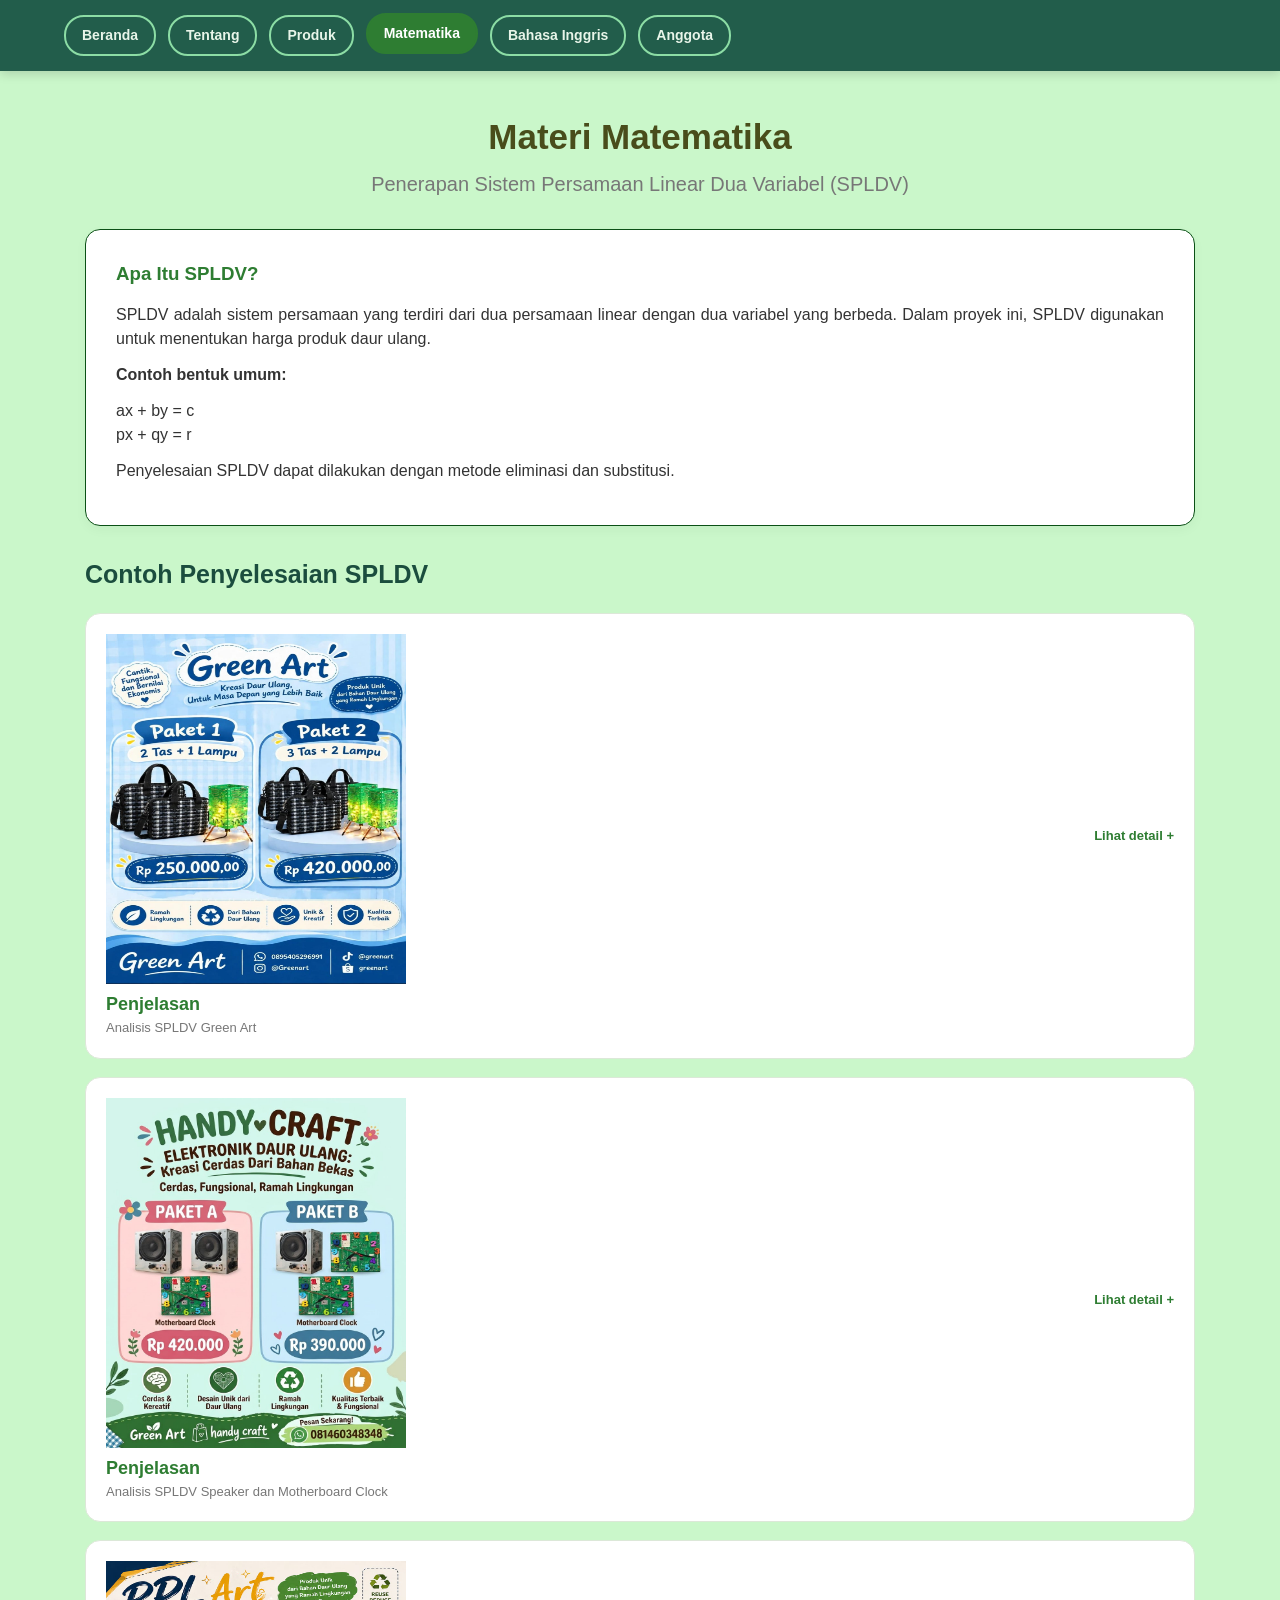
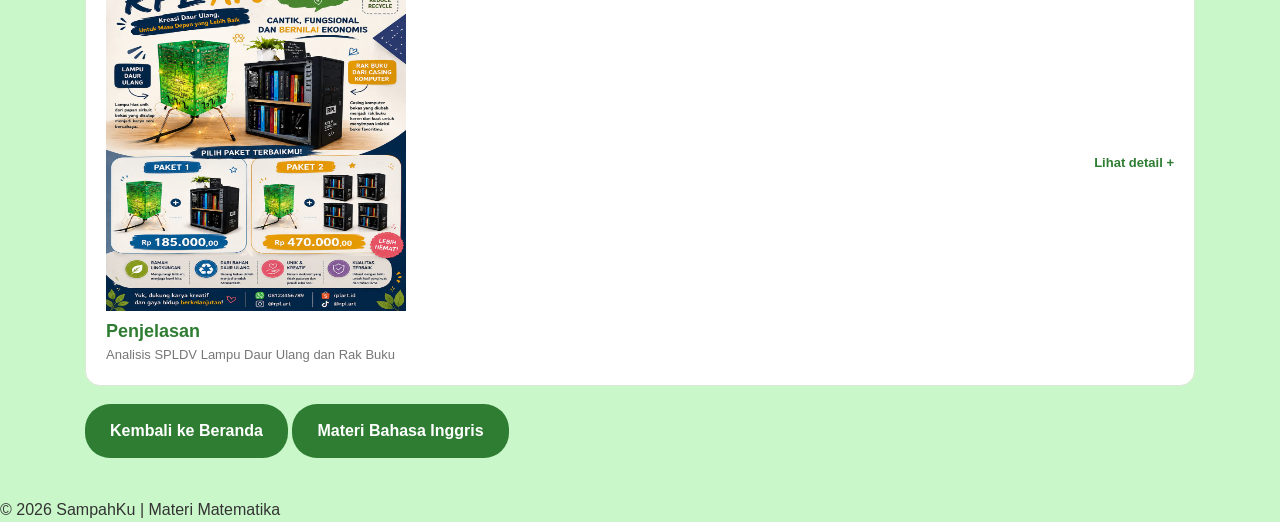
<file: mtk.html>
<!DOCTYPE html>
<html lang="id">
<head>
    <meta charset="UTF-8">
    <meta name="viewport" content="width=device-width, initial-scale=1.0">
    <title>Materi Matematika - SampahKu</title>
    <link rel="stylesheet" href="style.css">
</head>
<body>

    <header class="header">
        <h1>SampahKu</h1>
        <p>Materi Mapel Matematika</p>
    </header>

    <nav>
        <ul class="nav-menu">
            <li><a href="index.html">Beranda</a></li>
            <li><a href="index.html#tentang">Tentang</a></li>
            <li><a href="index.html#produk">Produk</a></li>
            <li><a href="mtk.html" class="active">Matematika</a></li>
            <li><a href="bing.html">Bahasa Inggris</a></li>
            <li><a href="index.html#anggota">Anggota</a></li>
        </ul>
    </nav>

    <main class="section">

        <h2 class="section-title">Materi Matematika</h2>

        <p class="section-subtitle">
            Penerapan Sistem Persamaan Linear Dua Variabel (SPLDV)
        </p>

        <div class="about-box">

            <h3>Apa Itu SPLDV?</h3>

            <p>
                SPLDV adalah sistem persamaan yang terdiri
                dari dua persamaan linear dengan dua variabel
                yang berbeda. Dalam proyek ini, SPLDV digunakan
                untuk menentukan harga produk daur ulang.
            </p>

            <p><strong>Contoh bentuk umum:</strong></p>

            <p>
                ax + by = c
                <br>
                px + qy = r
            </p>

            <p>
                Penyelesaian SPLDV dapat dilakukan dengan
                metode eliminasi dan substitusi.
            </p>

        </div>

        <h3 class="sub-title">Contoh Penyelesaian SPLDV</h3>

        <div class="box-materi">

            <details>

                <summary>
                    <div>
                        <img src="images/Flayer MTK (dinda).jpeg" alt="sukuna" height="350" width="300" title="logo utama" loading="lazy">
                        <h3>Penjelasan</h3>
                        <p>Analisis SPLDV Green Art</p>
                    </div>

                    <span class="open-text">Lihat detail</span>
                </summary>

                <div class="materi-content">

                    <h4>Permisalan</h4>

                    <p>
                        x = Harga 1 Tas
                        <br>
                        y = Harga 1 Lampu
                    </p>

                    <h4>Diketahui</h4>

                    <p>
                        2x + y = 250.000
                        <br>
                        3x + 2y = 420.000
                    </p>

                    <h4>Langkah 1 - Eliminasi y</h4>

                    <p>
                        2x + y = 250.000 | × 2
                        <br>
                        4x + 2y = 500.000
                    </p>

                    <p>
                        3x + 2y = 420.000 | × 1
                        <br>
                        3x + 2y = 420.000
                    </p>

                    <p>
                        4x + 2y = 500.000
                        <br>
                        3x + 2y = 420.000
                        <br>
                        -------------------- -
                        <br>
                        x = 80.000
                    </p>

                    <h4>Langkah 2 - Substitusi</h4>

                    <p>
                        Masukkan nilai x ke persamaan pertama:
                    </p>

                    <p>
                        2(80.000) + y = 250.000
                        <br>
                        160.000 + y = 250.000
                        <br>
                        y = 90.000
                    </p>

                    <div class="result-box">
                        <strong>Hasil Akhir:</strong>
                        <p>
                            Harga 1 Tas = Rp80.000
                            <br>
                            Harga 1 Lampu = Rp90.000
                        </p>
                    </div>

                </div>

            </details>

        </div>

        <div class="box-materi">

            <details>

                <summary>
                    <div>
                         <img src="images/Flayer MTK (dewi).jpeg" alt="Flayer MTK (dewi)" height="350" width="300" title="logo utama" loading="lazy">
                        <h3>Penjelasan</h3>
                        <p>Analisis SPLDV Speaker dan Motherboard Clock</p>
                    </div>

                    <span class="open-text">Lihat detail</span>
                </summary>

                <div class="materi-content">

                    
                    <h4>Permisalan</h4>

                    <p>
                        x = Harga 1 Speaker
                        <br>
                        y = Harga 1 Motherboard Clock
                    </p>

                    <h4>Diketahui</h4>

                    <p>
                        Paket A: 2x + y = 420.000
                        <br>
                        Paket B: x + 2y = 390.000
                    </p>

                    <h4>Langkah 1 - Eliminasi x</h4>

                    <p>
                        2x + y = 420.000 | × 2
                        <br>
                        x + 2y = 390.000 | × 1
                        <br>
                        --------------------
                        <br>
                    </p>

                    <p>
                        4x + 2y = 420.000
                        <br>
                        x + 2y = 390.000
                        <br>
                        -------------------- -
                        <br>
                    </p>

                    <p>
                        3x = 450.000
                        <br>
                        x = 450.000 : 3
                        <br>
                        ----------------
                        <br>
                        x = 150.000
                    </p>

                    <h4>Langkah 2 - Substitusi</h4>

                    <p>
                        Masukkan nilai x ke persamaan pertama:
                    </p>

                    <p>
                        2x + y = 420.000
                        <br>
                        2(150.000) + y = 420.000
                        <br>
                        300.000 + y = 420.000
                        <br>
                        y = 420.000 - 300.000
                        <br>
                        y = 120.000
                    </p>

                    <div class="result-box">
                        <strong>Hasil Akhir:</strong>
                        <p>
                            Harga 1 Speaker = Rp150.000
                            <br>
                            Harga  1 Motherboard Clock = Rp120.000
                        </p>
                    </div>

                   
                </div>

            </details>

        </div>

   
                </div>

                <div class="box-materi">

            <details>

                <summary>
                    <div>
                         <img src="images/Flayer MTK (evana).jpeg" alt="megumi" height="350" width="300" title="logo utama" loading="lazy">
                        <h3>Penjelasan</h3>
                        <p>Analisis SPLDV Lampu Daur Ulang dan Rak Buku</p>
                    </div>

                    <span class="open-text">Lihat detail</span>
                </summary>

                <div class="materi-content">

                    <h4>Permisalan</h4>

                    <p>
                        x = Harga 1 Lampu hias dari Motherboard
                        <br>
                        y = Harga 1 Smart Bookcase 
                    </p>

                    <h4>Diketahui</h4>

                    <p>
                        Paket 1: x + y = 185.000
                        <br>
                        Paket 2: x + 4y = 470.000
                    </p>

                    <h4>Langkah 1 - Eliminasi x</h4>

                    <p>
                        x + y = 185.000 | × 4
                        <br>
                        x + 4y = 470.000 | × 1
                        <br>
                        -----------------
                        <br>
                        4x + 4y = 740.000
                        <br>
                        x + 4y = 470.000
                        <br>
                        ------------------ -
                        <br>
                        3x = 270.000
                        <br>
                        x = 270.000 / 3
                        <br>
                        x = 90.000
                    </p>

                    <h4>Langkah 2 - Substitusi</h4>

                    <p>
                        Masukkan nilai x ke persamaan pertama:
                    </p>

                    <p>
                        x + y = 185.000
                        <br>
                        90.000 + y = 185.000
                        <br>
                        y = 185.000 - 90.000
                        <br>
                        y = 95.000
                    </p>

                    <div class="result-box">
                        <strong>Hasil Akhir:</strong>
                        <p>
                            Harga 1 Lampu hias dari Motherboard = Rp90.000
                            <br>
                            Harga 1 Smart Bookcase = Rp95.000
                        </p>
                    </div>

                </div>

            </details>

        </div>

        <div class="back-link">
            <a href="index.html" class="btn">Kembali ke Beranda</a>
            <a href="bing.html" class="btn">Materi Bahasa Inggris</a>
        </div>

    </main>

    <footer>
      <p>&copy; 2026 SampahKu | Materi Matematika</p>
    </footer>

</body>
</html>
</file>
<file: style.css>
* {
    margin: 0;
    padding: 0;
    box-sizing: border-box;
    font-family: 'Segoe UI', Tahoma, sans-serif;
}

html {
    scroll-behavior: smooth;
    scroll-padding-top: 90px;
}

body {
    background-color: #adf4ada4;
    color: #333;
    line-height: 1.5;
}

/* ================= NAVBAR REVISI (Judul di Kiri, Menu di Kanan) ================= */
.header {
    display: none; /* Menghilangkan header hijau besar di atas yang lama */
}

nav {
    background-color: #225d4b; /* Warna hijau gelap elegan */
    padding: 15px 5%;
    position: sticky;
    top: 0;
    z-index: 1000;
    box-shadow: 0 3px 10px rgba(0, 0, 0, 0.15);
    display: flex;
    justify-content: space-between; /* Membuat Judul di kiri dan Menu di kanan */
    align-items: center;
}

/* Judul "SampahKu" di Kiri Atas */
.logo {
    color: white;
    font-size: 24px;
    font-weight: bold;
    text-decoration: none;
    letter-spacing: 1px;
}

/* Menu Navigasi di Kanan Atas */
.nav-menu {
    display: flex;
    justify-content: flex-end;
    align-items: center;
    flex-wrap: wrap;
    gap: 12px;
    list-style: none;
}

.nav-menu a {
    display: inline-block;
    text-decoration: none;
    color: #e8f5e9;
    font-weight: 600;
    font-size: 14px;
    padding: 8px 16px;
    border: 2px solid #8cdda5;
    border-radius: 20px;
    transition: 0.3s ease;
}

.nav-menu a:hover,
.nav-menu a.active {
    background-color: #2e7d32;
    color: white;
    border-color: #2e7d32;
    transform: translateY(-2px);
}
.hero {
    min-height: 550px;
    background-image:
        linear-gradient(rgba(0,0,0,0.45), rgba(0,0,0,0.45)),
        url('images/hutan.jpg');
    background-size: cover;
    background-position: center;
    display: flex;
    justify-content: center;
    align-items: center;
    text-align: center;
    padding: 30px 20px;
    color: white;
}

.hero-content {
    max-width: 750px;
}

.hero-badge {
    display: inline-block;
    background-color: rgba(255,255,255,0.2);
    padding: 6px 15px;
    border-radius: 20px;
    font-size: 12px;
    font-weight: bold;
}

.hero h2 {
    font-size: 40px;
    margin: 15px 0;
}

.hero p {
    margin-bottom: 25px;
}

.btn {
    display: inline-block;
    background-color: #2e7d32;
    color: white;
    padding: 15px 25px;
    border-radius: 25px;
    text-decoration: none;
    font-weight: bold;
    transition: 0.3s;
}

.btn:hover {
    background-color: #1b4d3e;
    transform: translateY(-3px);
}
.section {
    max-width: 1150px;
    margin: 40px auto;
    padding: 0 20px;
}

.section-title {
    color: #494d1b;
    font-size: 35px;
    text-align: center;
    margin-bottom: 5px;
}

.section-subtitle {
    color: #777;
    text-align: center;
    font-size: 20px;
    margin-bottom: 30px;
}

.sub-title {
    color: #1b4d3e;
    margin: 30px 0 15px;
}
.about-box {
    background-color: white;
    padding: 30px;
    margin-bottom: 25px;
    border-radius: 15px;
    border: 1px solid #0b5016;
    box-shadow: 0 4px 12px rgba(0,0,0,0.04);
}

.about-box h3 {
    color: #2e7d32;
    margin-bottom: 15px;
}

.about-box p {
    margin-bottom: 12px;
    text-align: justify;
}

blockquote {
    background-color: #e8f5e9;
    border-left: 5px solid #2e7d32;
    padding: 15px;
    margin-top: 20px;
    border-radius: 5px;
    color: #1b4d3e;
    font-style: italic;
}
.principle {
    max-width: 1100px;
    margin: 40px auto;
    padding: 20px;
}

.sub-title {
    color: #1b4d3e;
    font-size: 25px;
    margin-bottom: 20px;
}

.principle-grid {
    display: grid;
    grid-template-columns: repeat(3, 1fr);
    gap: 20px;
    align-items: start;
}

.principle-card {
    background-color: white;
    border: 1px solid #dce8d8;
    border-radius: 15px;
    padding: 25px;
    transition: 0.3s;
}

.principle-card summary {
    cursor: pointer;
    list-style: none;
    text-align: center;
}

.principle-card summary::-webkit-details-marker {
    display: none;
}


.principle-card summary h3 {
    color: #2e7d32;
    font-size: 23px;
    margin: 10px 0;
}

.principle-card summary p {
    color: #555;
    font-size: 15px;
}

/* Ikon panah */

.click-icon {
    display: inline-block;
    color: #2e7d32;
    transition: 0.3s;
}

.principle-card[open] .click-icon {
    transform: rotate(90deg);
}


.principle-card:hover {
    border-color: #2e7d32;
    transform: translateY(-5px);
}

.principle-content {
    border-top: 1px dashed #ccc;
    margin-top: 20px;
    padding-top: 18px;
    text-align: left;
    animation: muncul 0.3s ease;
}

.principle-content h4 {
    color: #1b4d3e;
    font-size: 20px;
    margin: 12px 0 5px;
}

.principle-content p {
    color: #555;
    font-size: 15px;
    line-height: 1.8;
}

@keyframes muncul {
    from {
        opacity: 0;
        transform: translateY(-5px);
    }

    to {
        opacity: 1;
        transform: translateY(0);
    }
}

@media (max-width: 768px) {
    .principle-grid {
        grid-template-columns: 1fr;
    }
}

.subject-grid {
    display: grid;
    grid-template-columns: repeat(2, 1fr);
    gap: 20px;
}

.subject-card {
    background-color: white;
    padding: 25px;
    border-radius: 15px;
    text-align: center;
    box-shadow: 0 4px 12px rgba(0,0,0,0.05);
}

.subject-card h3 {
    color: #2e7d32;
    margin-bottom: 10px;
}

.subject-card p {
    margin-bottom: 20px;
}

#produk {
    padding: 60px 7%;
    background-color: #f4f8f1;
}

#produk .section-title {
    text-align: center;
    color: #245b36;
    font-size: 35px;
    margin-bottom: 10px;
}

#produk .section-description {
    text-align: center;
    color: #777;
    font-size: 15px;
    margin-bottom: 35px;
    line-height: 1.5;
}
.product-grid {
    display: grid;
    grid-template-columns: repeat(3, minmax(0, 1fr));
    gap: 25px;
    align-items: start;
}
.product-item {
    background: white;
    border: 1px solid #dce8d9;
    border-radius: 15px;
    overflow: hidden;
    box-shadow: 0 3px 12px rgba(0, 0, 0, 0.06);
    transition: transform 0.3s ease, box-shadow 0.3s ease;
}
.product-item:hover {
    transform: translateY(-5px);
    box-shadow: 0 8px 20px rgba(0, 0, 0, 0.10);
}
.product-detail {
    width: 100%;
}
.product-summary {
    display: block;
    cursor: pointer;
    list-style: none;
    position: relative;
}
.product-summary::-webkit-details-marker {
    display: none;
}
.product-summary::marker {
    display: none;
    content: "";
}
.product-summary img {
    display: block;
    width: 100%;
    height: 250px;
    object-fit: cover;
    transition: transform 0.4s ease;
}
.product-summary:hover img {
    transform: scale(1.05);
}


.product-summary::after {
    position: absolute;
    bottom: 0;
    left: 0;
    width: 100%;
    padding: 12px 5px;
    box-sizing: border-box;
    text-align: center;
    color: white;
    font-size: 13px;
    background: linear-gradient(transparent, rgba(0, 0, 0, 0.7));
    opacity: 0;
    transition: opacity 0.3s ease;
}

.product-summary:hover::after {
    opacity: 1;
}

.product-content {
    padding: 22px;
    border-top: 3px solid #2e7d32;
    animation: productOpen 0.35s ease;
}

@keyframes productOpen {
    from {
        opacity: 0;
        transform: translateY(-10px);
    }

    to {
        opacity: 1;
        transform: translateY(0);
    }
}

.product-content h3 {
    color: #245b36;
    font-size: 21px;
    line-height: 1.5;
    margin: 0 0 20px;
    padding-bottom: 12px;
    border-bottom: 1px solid #e5eee2;
}

.product-content h4 {
    color: #2e7d32;
    font-size: 16px;
    margin-top: 23px;
    margin-bottom: 10px;
}

.product-content h5 {
    color: #333;
    font-size: 14px;
    margin-top: 17px;
    margin-bottom: 7px;
}

.product-content p {
    color: #555;
    font-size: 14px;
    line-height: 1.9;
    text-align: justify;
    margin-bottom: 12px;
}


.product-content ul,
.product-content ol {
    padding-left: 22px;
    margin-bottom: 18px;
}

.product-content li {
    color: #555;
    font-size: 14px;
    line-height: 1.9;
    padding-left: 3px;
    margin-bottom: 6px;
}

.product-content li::marker {
    color: #2e7d32;
}

.product-content .safety-note {
    background: #fff8e7;
    border-left: 4px solid #e5a72b;
    padding: 12px;
    border-radius: 5px;
    color: #76591c;
    font-size: 13px;
    margin-top: 15px;
}

.product-detail[open] {
    background: white;
}

.product-detail[open] .product-summary {
    border-bottom: 1px solid #eee;
}

/* RESPONSIVE HP */
@media screen and (max-width: 600px) {

    #produk {
        padding: 40px 5%;
    }

    #produk .section-title {
        font-size: 26px;
    }

    .product-grid {
        grid-template-columns: 1fr;
        gap: 25px;
    }

    .product-summary img {
        width: 100%;
        height: 230px;
        object-fit: cover;
        display: block;
    }

    .product-content {
        padding: 17px;
    }

    .product-content h3 {
        font-size: 19px;
    }

    .product-content h4 {
        font-size: 15px;
    }

    .product-content p,
    .product-content li {
        font-size: 13px;
    }
}

.box-materi {
    background-color: white;
    border: 1px solid #dce8d8;
    border-radius: 15px;
    padding: 20px;
    margin-bottom: 18px;
    transition: 0.3s;
}

.box-materi:hover {
    border-color: #2e7d32;
}

.box-materi summary {
    cursor: pointer;
    list-style: none;
    display: flex;
    justify-content: space-between;
    align-items: center;
    gap: 15px;
}

.box-materi summary::-webkit-details-marker {
    display: none;
}

.box-materi summary h3 {
    color: #2e7d32;
    font-size: 18px;
}

.box-materi summary p {
    color: #777;
    font-size: 13px;
}

.open-text {
    color: #2e7d32;
    font-size: 13px;
    font-weight: bold;
    white-space: nowrap;
}

.open-text::after {
    content: " +";
}

details[open] .open-text::after {
    content: " -";
}

.materi-content {
    border-top: 1px dashed #ccc;
    margin-top: 18px;
    padding-top: 18px;
    font-size: 14px;
    line-height: 1.9;
}

.materi-content h4 {
    color: #2e7d32;
    margin: 15px 0 5px;
}

.materi-content p {
    margin-bottom: 12px;
}

.result-box {
    background-color: #e8f5e9;
    border-left: 5px solid #2e7d32;
    border-radius: 8px;
    padding: 15px;
    margin-top: 18px;
    color: #1b4d3e;
}

.table-container {
    background-color: white;
    padding: 15px;
    border-radius: 12px;
    overflow-x: auto;
}

table {
    width: 100%;
    border-collapse: collapse;
}

caption {
    font-weight: bold;
    color: #1b4d3e;
    padding: 10px;
}

th, td {
    border: 1px solid #ddd;
    padding: 12px;
    text-align: center;
}

th {
    background-color: #2e7d32;
    color: white;
}

tr:nth-child(even) {
    background-color: #f1f8f0;
}

.report-heading {
    background-color: #1b4d3e;
    color: white;
    padding: 30px;
    border-radius: 15px;
    text-align: center;
    margin-bottom: 25px;
}

.report-heading h2 {
    font-size: 24px;
    margin: 15px 0;
}

.report-heading p {
    font-size: 13px;
}

.report-box {
    background-color: white;
    border-radius: 13px;
    border: 1px solid #e0e8dc;
    padding: 20px;
    margin-bottom: 18px;
    box-shadow: 0 3px 10px rgba(0,0,0,0.04);
}

.report-box summary {
    display: flex;
    justify-content: space-between;
    align-items: center;
    gap: 15px;
    cursor: pointer;
    list-style: none;
}

.report-box summary::-webkit-details-marker {
    display: none;
}

.report-box h3 {
    color: #2e7d32;
    font-size: 18px;
}

.report-box summary p {
    color: #777;
    font-size: 13px;
}

.english-text {
    text-align: justify;
}

.team-section {
    padding: 80px 8%;
    background: #f1f8f3;
    text-align: center;
}

.team-heading {
    margin-bottom: 45px;
}

.section-tag {
    display: inline-block;
    color: #27834b;
    background: #dff3e5;
    padding: 8px 18px;
    border-radius: 30px;
    font-size: 12px;
    font-weight: bold;
    letter-spacing: 2px;
}

.team-heading h2,
.contact-content h2 {
    font-size: 34px;
    color: #174c2c;
    margin: 15px 0 10px;
}

.team-heading p {
    color: #68786d;
}

.team-container {
    display: grid;
    grid-template-columns: repeat(3, minmax(0, 1fr));
    gap: 28px;
    max-width: 1100px;
    margin: auto;
}

.team-card {
    background: white;
    border-radius: 20px;
    overflow: hidden;
    box-shadow: 0 8px 25px rgba(25, 75, 42, 0.10);
    transition: 0.3s ease;
    border: 1px solid #e1eee4;
}

.team-card:hover {
    transform: translateY(-10px);
    box-shadow: 0 15px 30px rgba(25, 75, 42, 0.16);
}

.team-photo {
    height: 250px;
    overflow: hidden;
    background: #dceee1;
}

.team-photo img {
    width: 100%;
    height: 100%;
    object-fit: cover;
    display: block;
    transition: transform 0.4s ease;
}

.team-card:hover .team-photo img {
    transform: scale(1.06);
}

.team-info {
    padding: 25px 18px 28px;
}

.team-role {
    color: #27834b;
    font-size: 12px;
    font-weight: bold;
    text-transform: uppercase;
    letter-spacing: 1px;
}

.team-info h3 {
    color: #174c2c;
    font-size: 19px;
    margin: 12px 0 7px;
}

.team-info p {
    color: #7b887e;
    font-size: 14px;
    margin-bottom: 20px;
}

.team-social {
    display: flex;
    justify-content: center;
    gap: 10px;
    flex-wrap: wrap;
}

.social-btn {
    padding: 10px 15px;
    border-radius: 9px;
    text-decoration: none;
    font-size: 13px;
    font-weight: bold;
    transition: 0.3s;
}

.whatsapp {
    color: white;
    background: #25a75a;
}

.whatsapp:hover {
    background: #168443;
}

.instagram {
    color: white;
    background: #e1306c;
}
.instagram:hover {
    background: #c12258;
}

.contact-section {
    padding: 80px 8%;
    background: white;
    text-align: center;
}

.contact-content {
    max-width: 750px;
    margin: auto;
}

.contact-content > p {
    color: #68786d;
    line-height: 1.8;
    margin: 15px auto 30px;
    max-width: 600px;
}

.contact-card {
    background: #f1f8f3;
    border: 1px solid #dceee1;
    border-radius: 20px;
    padding: 35px 25px;
    box-shadow: 0 8px 25px rgba(25, 75, 42, 0.08);
}

.contact-icon {
    font-size: 45px;
    margin-bottom: 10px;
}

.contact-card h3 {
    color: #174c2c;
    margin-bottom: 5px;
}

.contact-card > p {
    color: #77877b;
    margin-bottom: 25px;
}

.contact-links {
    display: flex;
    justify-content: center;
    gap: 12px;
    flex-wrap: wrap;
}

.contact-btn {
    text-decoration: none;
    color: white;
    padding: 13px 20px;
    border-radius: 10px;
    font-weight: bold;
    font-size: 14px;
    transition: 0.3s;
}

.email-btn {
    background: #2877b9;
}

.email-btn:hover {
    background: #185b92;
}

.wa-btn {
    background: #25a75a;
}

.wa-btn:hover {
    background: #168443;
}
.main-footer {
    background: #123b25;
    color: white;
    padding: 55px 8% 0;
    margin-top: 50px;
    width: 100vw;
    position: relative;
    left: 50%;
    right: 50%;
    margin-left: -50vw;
    margin-right: -50vw;
}

.footer-container {
    max-width: 1100px;
    margin: auto;
    display: grid;
    grid-template-columns: 2fr 1fr 1.5fr;
    gap: 45px;
    padding-bottom: 40px;
}

.footer-about h2 {
    color: #8cdda5;
    font-size: 27px;
    margin-bottom: 18px;
}

.footer-about p {
    color: #d0e1d5;
    line-height: 1.8;
    font-size: 14px;
    max-width: 350px;
}

.footer-navigation h3,
.footer-contact h3 {
    color: #8cdda5;
    margin-bottom: 20px;
    font-size: 18px;
}

.footer-navigation a,
.footer-contact a {
    display: block;
    color: #d0e1d5;
    text-decoration: none;
    margin-bottom: 12px;
    font-size: 14px;
    transition: 0.3s;
}

.footer-navigation a:hover,
.footer-contact a:hover {
    color: #8cdda5;
    padding-left: 5px;
}

.footer-contact p {
    color: #d0e1d5;
    font-size: 14px;
    margin-bottom: 13px;
    overflow-wrap: anywhere;
}

.footer-bottom {
    border-top: 1px solid rgba(255,255,255,0.15);
    text-align: center;
    padding: 22px 10px;
}

.footer-bottom p {
    color: #b8cfbe;
    font-size: 13px;
    line-height: 1.8;
}

@media (max-width: 850px) {

    .team-container {
        grid-template-columns: repeat(2, minmax(0, 1fr));
    }

    .footer-container {
        grid-template-columns: repeat(2, 1fr);
    }

}

@media (max-width: 550px) {

    .team-section,
    .contact-section {
        padding: 55px 6%;
    }

    .team-container {
        grid-template-columns: 1fr;
        max-width: 350px;
    }

    .team-heading h2,
    .contact-content h2 {
        font-size: 27px;
    }

    .team-photo {
        height: 280px;
    }

    .footer-container {
        grid-template-columns: 1fr;
        gap: 30px;
    }

    .contact-links {
        flex-direction: column;
    }

    .contact-btn {
        display: block;
    }

}
</file>
